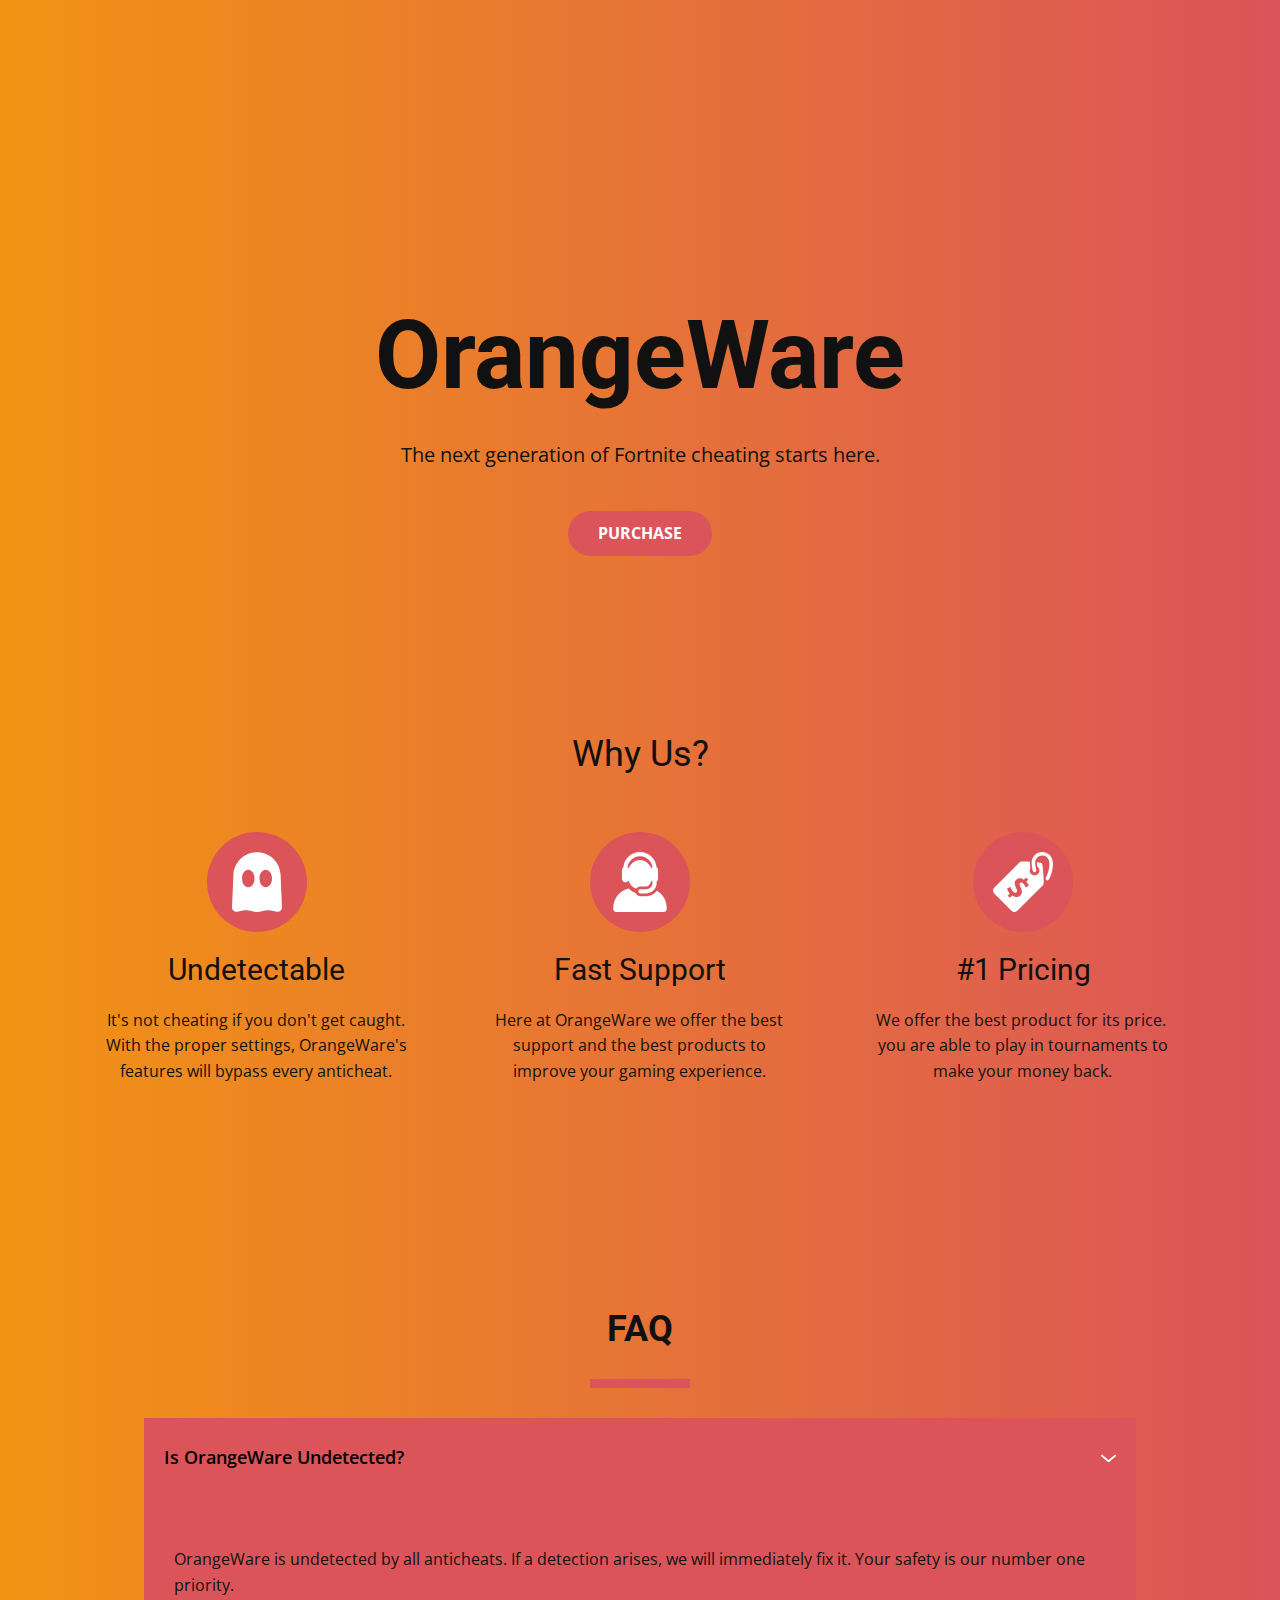
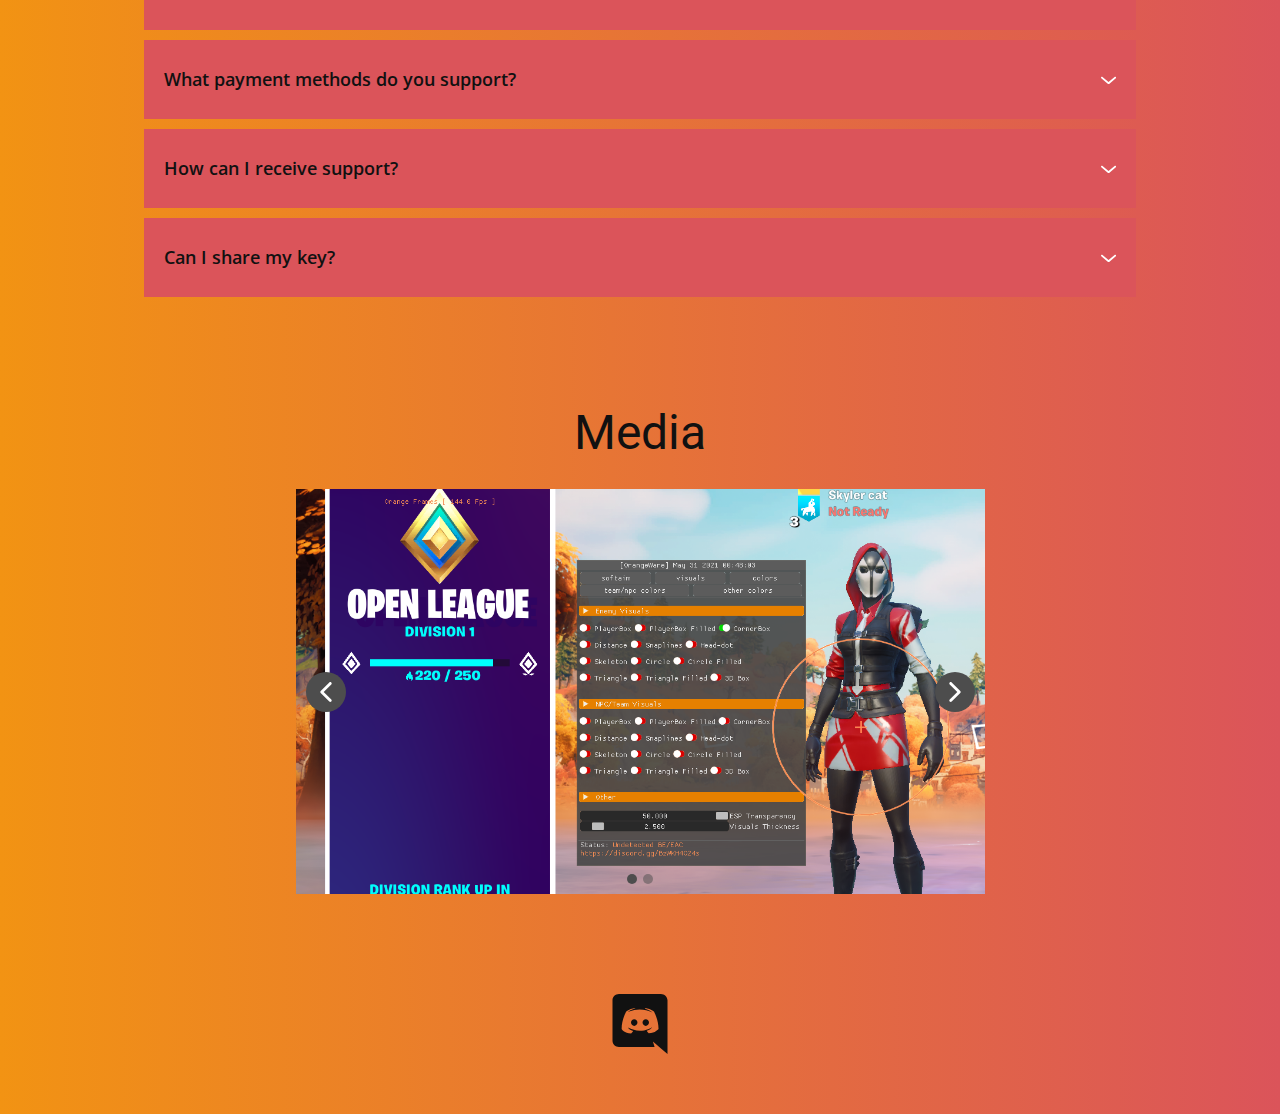
<file: index.html>
<!DOCTYPE html>
<html style="font-size: 16px;">
  <head>
    <meta name="viewport" content="width=device-width, initial-scale=1.0">
    <meta charset="utf-8">
    <meta name="keywords" content="OrangeWare, Why Us?, FAQ, Media">
    <meta name="description" content="">
    <meta name="page_type" content="np-template-header-footer-from-plugin">
    <title>OrangeWare</title>
    <link rel="icon" type="image/png" href="images/favicon.ico">
    <link rel="stylesheet" href="nicepage.css" media="screen">
    <link rel="stylesheet" href="Home.css" media="screen">
    <script class="u-script" type="text/javascript" src="jquery.js" defer=""></script>
    <script class="u-script" type="text/javascript" src="nicepage.js" defer=""></script>
    <meta name="generator" content="Nicepage 3.17.5, nicepage.com">
    <link id="u-theme-google-font" rel="stylesheet" href="https://fonts.googleapis.com/css?family=Roboto:100,100i,300,300i,400,400i,500,500i,700,700i,900,900i|Open+Sans:300,300i,400,400i,600,600i,700,700i,800,800i">
    
    
    <script type="application/ld+json">{
		"@context": "http://schema.org",
		"@type": "Organization",
		"name": ""
}</script>
    <meta property="og:title" content="Home">
    <meta property="og:type" content="website">
    <meta name="theme-color" content="#478ac9">
  </head>
  <body data-home-page="Home.html" data-home-page-title="Home" class="u-body"><header class="u-align-left u-clearfix u-gradient u-header u-header" id="sec-033d"><div class="u-clearfix u-sheet u-sheet-1">
      </div></header>
    <section class="skrollable skrollable-between u-align-center u-clearfix u-gradient u-section-1" id="sec-ffd2">
      <h1 class="u-text u-title u-text-1"><b>OrangeWare</b>
      </h1>
      <p class="u-large-text u-text u-text-variant u-text-2">The next generation of Fortnite cheating starts here.</p>
      <a href="https://sellix.io/OrangeWareCC" class="u-border-0 u-btn u-btn-round u-button-style u-palette-2-base u-radius-50 u-btn-1" target="_blank">PURCHASE</a>
    </section>
    <section class="u-align-center u-clearfix u-gradient u-section-2" id="sec-047d">
      <div class="u-clearfix u-sheet u-sheet-1">
        <h2 class="u-text u-text-1">Why Us?</h2>
        <div class="u-expanded-width u-list u-list-1">
          <div class="u-repeater u-repeater-1">
            <div class="u-container-style u-list-item u-repeater-item">
              <div class="u-container-layout u-similar-container u-valign-top u-container-layout-1"><span class="u-icon u-icon-circle u-palette-2-base u-spacing-20 u-text-white u-icon-1"><svg class="u-svg-link" preserveAspectRatio="xMidYMin slice" viewBox="0 0 24 24" style=""><use xmlns:xlink="http://www.w3.org/1999/xlink" xlink:href="#svg-8ef8"></use></svg><svg class="u-svg-content" viewBox="0 0 24 24" id="svg-8ef8"><g><g><path d="m21.43 9.08c-.22-5.07-4.36-9.03-9.43-9.03s-9.21 3.96-9.43 9.03l-.56 13.04c-.02.53.2 1.04.6 1.38.41.35.94.49 1.46.39l2.86-.58c.44-.08.88-.08 1.31.02l2.75.61c.33.07.67.11 1.01.11s.68-.04 1.01-.11l2.75-.61c.43-.1.87-.1 1.31-.02l2.85.58c.53.1 1.06-.04 1.47-.39.4-.34.62-.85.6-1.38zm-12.93 4.97c-1.4 0-2.5-1.54-2.5-3.5s1.1-3.5 2.5-3.5 2.5 1.54 2.5 3.5-1.1 3.5-2.5 3.5zm7 0c-1.4 0-2.5-1.54-2.5-3.5s1.1-3.5 2.5-3.5 2.5 1.54 2.5 3.5-1.1 3.5-2.5 3.5z"></path>
</g>
</g></svg>
            
            
          </span>
                <h3 class="u-align-center u-text u-text-2">Undetectable</h3>
                <p class="u-align-center u-text u-text-3">It's not cheating if you don't get caught. With the proper settings, OrangeWare's features will bypass&nbsp;every anticheat.</p>
              </div>
            </div>
            <div class="u-align-center u-container-style u-list-item u-repeater-item">
              <div class="u-container-layout u-similar-container u-valign-top u-container-layout-2"><span class="u-icon u-icon-circle u-palette-2-base u-spacing-20 u-text-white u-icon-2"><svg class="u-svg-link" preserveAspectRatio="xMidYMin slice" viewBox="0 0 459.668 459.668" style=""><use xmlns:xlink="http://www.w3.org/1999/xlink" xlink:href="#svg-d2be"></use></svg><svg class="u-svg-content" viewBox="0 0 459.668 459.668" x="0px" y="0px" id="svg-d2be" style="enable-background:new 0 0 459.668 459.668;"><g id="XMLID_2_"><g><g><path d="M359.574,297.043c-18.204,25.002-47.692,41.286-80.916,41.286h-46.618c-16.104,0-29.818-10.224-35.011-24.534     c-6.41-1.912-12.696-4.394-18.83-7.442c-12.99-6.454-24.785-15.198-35.168-26.03c-67.35,14.796-117.757,74.808-117.757,146.603     v9.384c0,12.9,10.458,23.358,23.358,23.358h362.403c12.9,0,23.358-10.458,23.358-23.358v-9.384     C434.392,371.464,404.309,323.032,359.574,297.043z"></path><path d="M118.205,232.178c10.039,0,18.777-5.564,23.304-13.775c0.119,0.325,0.24,0.648,0.362,0.971     c0.036,0.097,0.072,0.194,0.108,0.291c10.62,27.954,31.284,51.388,58.532,61.627c6.59-10.471,18.243-17.435,31.53-17.435h46.618     c4.65,0,8.978-1.312,12.772-3.433c6.372-3.563,12.102-12.602,15.061-17.393c4.735-7.667,8.404-15.788,11.657-24.642     c1.828,3.32,4.342,6.208,7.354,8.471v11.431c0,25.83-21.014,46.845-46.845,46.845H232.04c-8.813,0-15.958,7.145-15.958,15.958     c0,8.814,7.145,15.958,15.958,15.958h46.618c43.429,0,78.761-35.332,78.761-78.761V226.86     c6.46-4.853,10.639-12.577,10.639-21.278v-48.119v-18.452c0-8.88-4.355-16.737-11.042-21.568C351.83,51.816,296.77,0,229.833,0     C162.895,0,107.836,51.816,102.65,117.442c-6.687,4.831-11.042,12.689-11.042,21.568v66.57     C91.608,220.311,103.575,232.178,118.205,232.178z M229.833,31.917c49.552,0,90.423,37.868,95.2,86.185     c-3.136,2.467-5.705,5.62-7.475,9.238c-15.058-39.286-48.672-66.638-87.726-66.638c-39.896,0-72.971,28.292-87.667,66.481     c-0.02,0.052-0.039,0.105-0.059,0.158c-1.77-3.618-4.339-6.771-7.475-9.238C139.411,69.785,180.281,31.917,229.833,31.917z"></path>
</g>
</g>
</g></svg>
            
            
          </span>
                <h3 class="u-align-center u-text u-text-4">Fast Support<br>
                </h3>
                <p class="u-align-center u-text u-text-5">Here at OrangeWare we offer the best support and the best products to improve your gaming experience.</p>
              </div>
            </div>
            <div class="u-align-center u-container-style u-list-item u-repeater-item">
              <div class="u-container-layout u-similar-container u-valign-top u-container-layout-3"><span class="u-icon u-icon-circle u-palette-2-base u-spacing-20 u-text-white u-icon-3"><svg class="u-svg-link" preserveAspectRatio="xMidYMin slice" viewBox="0 0 25.848 25.848" style=""><use xmlns:xlink="http://www.w3.org/1999/xlink" xlink:href="#svg-c648"></use></svg><svg class="u-svg-content" viewBox="0 0 25.848 25.848" x="0px" y="0px" id="svg-c648" style="enable-background:new 0 0 25.848 25.848;"><g><path style="fill:currentColor;" d="M25.839,4.958c0,3.927-1.712,6.78-1.784,6.899c-0.145,0.237-0.396,0.367-0.655,0.367   c-0.136,0-0.273-0.036-0.397-0.111c-0.362-0.22-0.478-0.691-0.259-1.053c0.016-0.026,1.561-2.623,1.561-6.102   c0-1.984-1.29-3.424-3.068-3.424c-1.692,0-3.068,1.376-3.068,3.069c0,0.721,0.349,2.553,0.483,3.198   c0.087,0.415-0.18,0.821-0.595,0.908c-0.415,0.085-0.821-0.18-0.907-0.594c-0.053-0.253-0.517-2.502-0.517-3.512   C16.633,2.065,18.698,0,21.237,0C23.86,0,25.839,2.131,25.839,4.958z M21.367,6.165c0.305,2.549,0.747,7.516,0.239,8.022   L10.46,25.334c-0.685,0.686-1.798,0.686-2.484-0.001l-7.453-7.452c-0.686-0.685-0.686-1.798,0-2.484L11.67,4.251   c0.177-0.177,2.105-0.185,4.273-0.072C15.931,4.322,15.9,4.457,15.9,4.603c0,0.556,0.123,1.418,0.252,2.176   c-0.227,0.337-0.36,0.742-0.36,1.179c0,1.164,0.944,2.108,2.108,2.108s2.108-0.944,2.108-2.108c0-0.717-0.359-1.349-0.906-1.729   C18.99,5.562,18.9,4.918,18.9,4.603c0-0.068,0.014-0.131,0.02-0.198c0.267,0.028,0.53,0.057,0.779,0.088   C21.172,4.674,21.187,4.671,21.367,6.165z M15.426,14.507c-0.173-0.481-0.461-1.058-1.086-1.722l0.846-0.847l-0.942-0.941   l-0.913,0.914c-1.222-0.837-2.482-0.769-3.337,0.086c-0.932,0.932-0.712,2.115-0.028,3.49c0.47,0.952,0.556,1.5,0.191,1.865   c-0.375,0.375-0.98,0.212-1.529-0.336c-0.624-0.624-0.99-1.395-1.172-2.02l-1.414,0.838c0.164,0.566,0.606,1.373,1.23,2.037   L6.35,18.794l0.941,0.942l0.991-0.99c1.307,0.922,2.625,0.798,3.48-0.057c0.875-0.877,0.952-1.857,0.202-3.414   c-0.52-1.116-0.645-1.664-0.337-1.971c0.27-0.27,0.75-0.347,1.375,0.278c0.693,0.693,0.923,1.366,1.048,1.722L15.426,14.507z"></path>
</g></svg>
            
            
          </span>
                <h3 class="u-align-center u-text u-text-6">#1 Pricing</h3>
                <p class="u-align-center u-text u-text-7">We offer the best product for its price.&nbsp; you are able to play in tournaments to make your money back.</p>
              </div>
            </div>
          </div>
        </div>
      </div>
    </section>
    <section class="u-align-center u-clearfix u-gradient u-section-3" id="carousel_20dd">
      <div class="u-clearfix u-sheet u-valign-middle u-sheet-1">
        <h2 class="u-text u-text-1">FAQ</h2>
        <div class="u-border-9 u-border-palette-2-base u-line u-line-horizontal u-line-1"></div>
        <div class="u-accordion u-faq u-spacing-10 u-accordion-1">
          <div class="u-accordion-item">
            <a class="active u-accordion-link u-active-palette-2-base u-button-style u-hover-palette-2-light-1 u-palette-2-base u-text-active-black u-text-body-color u-text-hover-black u-accordion-link-1" id="link-accordion-ae6a" aria-controls="accordion-ae6a" aria-selected="true">
              <span class="u-accordion-link-text">Is OrangeWare Undetected?</span><span class="u-accordion-link-icon u-icon u-icon-circle u-text-palette-1-base u-icon-1"><svg class="u-svg-link" preserveAspectRatio="xMidYMin slice" viewBox="0 0 16 16" style=""><use xmlns:xlink="http://www.w3.org/1999/xlink" xlink:href="#svg-bf29"></use></svg><svg class="u-svg-content" viewBox="0 0 16 16" x="0px" y="0px" id="svg-bf29" style=""><path d="M8,10.7L1.6,5.3c-0.4-0.4-1-0.4-1.3,0c-0.4,0.4-0.4,0.9,0,1.3l7.2,6.1c0.1,0.1,0.4,0.2,0.6,0.2s0.4-0.1,0.6-0.2l7.1-6
	c0.4-0.4,0.4-0.9,0-1.3c-0.4-0.4-1-0.4-1.3,0L8,10.7z"></path></svg></span>
            </a>
            <div class="u-accordion-active u-accordion-pane u-container-style u-palette-2-base u-accordion-pane-1" id="accordion-ae6a" aria-labelledby="link-accordion-ae6a">
              <div class="u-container-layout u-container-layout-1">
                <div class="fr-view u-align-left u-clearfix u-rich-text u-text u-text-2">
                  <p>
                    <span class="u-text-body-color">OrangeWare is undetected by all anticheats. If a detection arises, we will immediately fix it. Your safety is our number one priority.</span>
                  </p>
                </div>
              </div>
            </div>
          </div>
          <div class="u-accordion-item">
            <a class="u-accordion-link u-active-palette-2-base u-button-style u-hover-palette-2-light-1 u-palette-2-base u-text-active-black u-text-body-color u-text-hover-black u-accordion-link-2" id="link-accordion-8339" aria-controls="accordion-8339" aria-selected="false">
              <span class="u-accordion-link-text">What payment methods do you support?<br>
              </span><span class="u-accordion-link-icon u-icon u-icon-circle u-text-palette-1-base u-icon-2"><svg class="u-svg-link" preserveAspectRatio="xMidYMin slice" viewBox="0 0 16 16" style=""><use xmlns:xlink="http://www.w3.org/1999/xlink" xlink:href="#svg-aba5"></use></svg><svg class="u-svg-content" viewBox="0 0 16 16" x="0px" y="0px" id="svg-aba5" style=""><path d="M8,10.7L1.6,5.3c-0.4-0.4-1-0.4-1.3,0c-0.4,0.4-0.4,0.9,0,1.3l7.2,6.1c0.1,0.1,0.4,0.2,0.6,0.2s0.4-0.1,0.6-0.2l7.1-6
	c0.4-0.4,0.4-0.9,0-1.3c-0.4-0.4-1-0.4-1.3,0L8,10.7z"></path></svg></span>
            </a>
            <div class="u-accordion-pane u-container-style u-palette-2-base u-accordion-pane-2" id="accordion-8339" aria-labelledby="link-accordion-8339">
              <div class="u-container-layout u-container-layout-2">
                <div class="fr-view u-clearfix u-rich-text u-text u-text-3">
                  <p>
                    <span class="u-text-body-color">Our payment system is powered by Sellix allowing you to use Bitcoin, PayPal, Cashapp and credit/debit card.</span>
                  </p>
                </div>
              </div>
            </div>
          </div>
          <div class="u-accordion-item">
            <a class="u-accordion-link u-active-palette-2-base u-button-style u-hover-palette-2-light-1 u-palette-2-base u-text-active-black u-text-body-color u-text-hover-black u-accordion-link-3" id="link-accordion-1c17" aria-controls="accordion-1c17" aria-selected="false">
              <span class="u-accordion-link-text">How can I receive support?<br>
              </span><span class="u-accordion-link-icon u-icon u-icon-circle u-text-palette-1-base u-icon-3"><svg class="u-svg-link" preserveAspectRatio="xMidYMin slice" viewBox="0 0 16 16" style=""><use xmlns:xlink="http://www.w3.org/1999/xlink" xlink:href="#svg-5bcf"></use></svg><svg class="u-svg-content" viewBox="0 0 16 16" x="0px" y="0px" id="svg-5bcf" style=""><path d="M8,10.7L1.6,5.3c-0.4-0.4-1-0.4-1.3,0c-0.4,0.4-0.4,0.9,0,1.3l7.2,6.1c0.1,0.1,0.4,0.2,0.6,0.2s0.4-0.1,0.6-0.2l7.1-6
	c0.4-0.4,0.4-0.9,0-1.3c-0.4-0.4-1-0.4-1.3,0L8,10.7z"></path></svg></span>
            </a>
            <div class="u-accordion-pane u-container-style u-palette-2-base u-accordion-pane-3" id="accordion-1c17" aria-labelledby="link-accordion-1c17">
              <div class="u-container-layout u-container-layout-3">
                <div class="fr-view u-clearfix u-rich-text u-text u-text-4">
                  <p>
                    <span class="u-text-body-color">Join our Discord, our support team is ready to assist you and answer any of your questions.&nbsp;</span>
                  </p>
                </div>
              </div>
            </div>
          </div>
          <div class="u-accordion-item u-expanded-width">
            <a class="u-accordion-link u-active-palette-2-base u-button-style u-hover-palette-2-light-1 u-palette-2-base u-text-active-black u-text-body-color u-text-hover-black u-accordion-link-4" id="link-accordion-ae6a" aria-controls="accordion-ae6a" aria-selected="false">
              <span class="u-accordion-link-text">Can I share my key?</span><span class="u-accordion-link-icon u-icon u-icon-circle u-text-palette-1-base u-icon-4"><svg class="u-svg-link" preserveAspectRatio="xMidYMin slice" viewBox="0 0 16 16" style=""><use xmlns:xlink="http://www.w3.org/1999/xlink" xlink:href="#svg-6b20"></use></svg><svg class="u-svg-content" viewBox="0 0 16 16" x="0px" y="0px" id="svg-6b20" style=""><path d="M8,10.7L1.6,5.3c-0.4-0.4-1-0.4-1.3,0c-0.4,0.4-0.4,0.9,0,1.3l7.2,6.1c0.1,0.1,0.4,0.2,0.6,0.2s0.4-0.1,0.6-0.2l7.1-6
	c0.4-0.4,0.4-0.9,0-1.3c-0.4-0.4-1-0.4-1.3,0L8,10.7z"></path></svg></span>
            </a>
            <div class="u-accordion-pane u-container-style u-palette-2-base u-accordion-pane-4" id="accordion-ae6a" aria-labelledby="link-accordion-ae6a">
              <div class="u-container-layout u-container-layout-4">
                <div class="fr-view u-clearfix u-rich-text u-text">
                  <p>
                    <span class="u-text-body-color">No. You are not allowed to share your key with anyone else, any attempts in doing so will result in your key being terminated.</span>
                  </p>
                </div>
              </div>
            </div>
          </div>
        </div>
      </div>
    </section>
    <section class="u-align-center u-clearfix u-gradient u-section-4" id="sec-ef8d">
      <div class="u-clearfix u-sheet u-sheet-1">
        <h1 class="u-text u-text-default u-text-1">Media</h1>
        <div class="u-carousel u-gallery u-layout-carousel u-lightbox u-no-transition u-show-text-none u-gallery-1" data-interval="5000" data-u-ride="carousel" id="carousel-c442">
          <ol class="u-absolute-hcenter u-carousel-indicators u-carousel-indicators-1">
            <li data-u-target="#carousel-c442" data-u-slide-to="0" class="u-active u-grey-70 u-shape-circle" style="width: 10px; height: 10px;"></li>
            <li data-u-target="#carousel-c442" data-u-slide-to="1" class="u-grey-70 u-shape-circle" style="width: 10px; height: 10px;"></li>
          </ol>
          <div class="u-carousel-inner u-gallery-inner" role="listbox">
            <div class="u-active u-carousel-item u-gallery-item">
              <div class="u-back-slide" data-image-width="1171" data-image-height="961">
                <img class="u-back-image u-expanded" src="images/image0.png">
              </div>
              <div class="u-over-slide u-over-slide-1">
                <h3 class="u-gallery-heading">Sample Title</h3>
                <p class="u-gallery-text">Sample Text</p>
              </div>
            </div>
            <div class="u-carousel-item u-gallery-item">
              <div class="u-back-slide" data-image-width="1344" data-image-height="872">
                <img class="u-back-image u-expanded" src="images/unknown.png">
              </div>
              <div class="u-over-slide u-over-slide-2">
                <h3 class="u-gallery-heading">Sample Title</h3>
                <p class="u-gallery-text">Sample Text</p>
              </div>
            </div>
          </div>
          <a class="u-absolute-vcenter u-carousel-control u-carousel-control-prev u-grey-70 u-icon-circle u-opacity u-opacity-70 u-spacing-10 u-text-white u-carousel-control-1" href="#carousel-c442" role="button" data-u-slide="prev">
            <span aria-hidden="true">
              <svg viewBox="0 0 451.847 451.847"><path d="M97.141,225.92c0-8.095,3.091-16.192,9.259-22.366L300.689,9.27c12.359-12.359,32.397-12.359,44.751,0
c12.354,12.354,12.354,32.388,0,44.748L173.525,225.92l171.903,171.909c12.354,12.354,12.354,32.391,0,44.744
c-12.354,12.365-32.386,12.365-44.745,0l-194.29-194.281C100.226,242.115,97.141,234.018,97.141,225.92z"></path></svg>
            </span>
            <span class="sr-only">
              <svg viewBox="0 0 451.847 451.847"><path d="M97.141,225.92c0-8.095,3.091-16.192,9.259-22.366L300.689,9.27c12.359-12.359,32.397-12.359,44.751,0
c12.354,12.354,12.354,32.388,0,44.748L173.525,225.92l171.903,171.909c12.354,12.354,12.354,32.391,0,44.744
c-12.354,12.365-32.386,12.365-44.745,0l-194.29-194.281C100.226,242.115,97.141,234.018,97.141,225.92z"></path></svg>
            </span>
          </a>
          <a class="u-absolute-vcenter u-carousel-control u-carousel-control-next u-grey-70 u-icon-circle u-opacity u-opacity-70 u-spacing-10 u-text-white u-carousel-control-2" href="#carousel-c442" role="button" data-u-slide="next">
            <span aria-hidden="true">
              <svg viewBox="0 0 451.846 451.847"><path d="M345.441,248.292L151.154,442.573c-12.359,12.365-32.397,12.365-44.75,0c-12.354-12.354-12.354-32.391,0-44.744
L278.318,225.92L106.409,54.017c-12.354-12.359-12.354-32.394,0-44.748c12.354-12.359,32.391-12.359,44.75,0l194.287,194.284
c6.177,6.18,9.262,14.271,9.262,22.366C354.708,234.018,351.617,242.115,345.441,248.292z"></path></svg>
            </span>
            <span class="sr-only">
              <svg viewBox="0 0 451.846 451.847"><path d="M345.441,248.292L151.154,442.573c-12.359,12.365-32.397,12.365-44.75,0c-12.354-12.354-12.354-32.391,0-44.744
L278.318,225.92L106.409,54.017c-12.354-12.359-12.354-32.394,0-44.748c12.354-12.359,32.391-12.359,44.75,0l194.287,194.284
c6.177,6.18,9.262,14.271,9.262,22.366C354.708,234.018,351.617,242.115,345.441,248.292z"></path></svg>
            </span>
          </a>
        </div>
      </div>
    </section>
    <section class="u-clearfix u-gradient u-section-5" id="sec-f75f">
      <div class="u-clearfix u-sheet u-valign-middle u-sheet-1">
        <div class="u-align-left u-social-icons u-spacing-20 u-social-icons-1">
          <a class="u-social-url" target="_blank" title="Discord Invite" href="https://discord.gg/pQF32PtFxj"><span class="u-icon u-icon-circle u-social-custom u-social-icon u-icon-1"><svg class="u-svg-link" preserveAspectRatio="xMidYMin slice" viewBox="0 0 24 24" style=""><use xmlns:xlink="http://www.w3.org/1999/xlink" xlink:href="#svg-2f0a"></use></svg><svg class="u-svg-content" viewBox="0 0 24 24" id="svg-2f0a"><path d="m3.58 21.196h14.259l-.681-2.205 1.629 1.398 1.493 1.338 2.72 2.273v-21.525c-.068-1.338-1.22-2.475-2.648-2.475l-16.767.003c-1.427 0-2.585 1.139-2.585 2.477v16.24c0 1.411 1.156 2.476 2.58 2.476zm10.548-15.513-.033.012.012-.012zm-7.631 1.269c1.833-1.334 3.532-1.27 3.532-1.27l.137.135c-2.243.535-3.26 1.537-3.26 1.537s.272-.133.747-.336c3.021-1.188 6.32-1.102 9.374.402 0 0-1.019-.937-3.124-1.537l.186-.183c.291.001 1.831.055 3.479 1.26 0 0 1.844 3.15 1.844 7.02-.061-.074-1.144 1.666-3.931 1.726 0 0-.472-.534-.808-1 1.63-.468 2.24-1.404 2.24-1.404-.535.337-1.023.537-1.419.737-.609.268-1.219.4-1.828.535-2.884.468-4.503-.315-6.033-.936l-.523-.266s.609.936 2.174 1.404c-.411.469-.818 1.002-.818 1.002-2.786-.066-3.802-1.806-3.802-1.806 0-3.876 1.833-7.02 1.833-7.02z"></path><path d="m14.308 12.771c.711 0 1.29-.6 1.29-1.34 0-.735-.576-1.335-1.29-1.335v.003c-.708 0-1.288.598-1.29 1.338 0 .734.579 1.334 1.29 1.334z"></path><path d="m9.69 12.771c.711 0 1.29-.6 1.29-1.34 0-.735-.575-1.335-1.286-1.335l-.004.003c-.711 0-1.29.598-1.29 1.338 0 .734.579 1.334 1.29 1.334z"></path></svg></span>
          </a>
        </div>
      </div>
    </section>
    
    

    
    </section>
  </body>
</html>
</file>
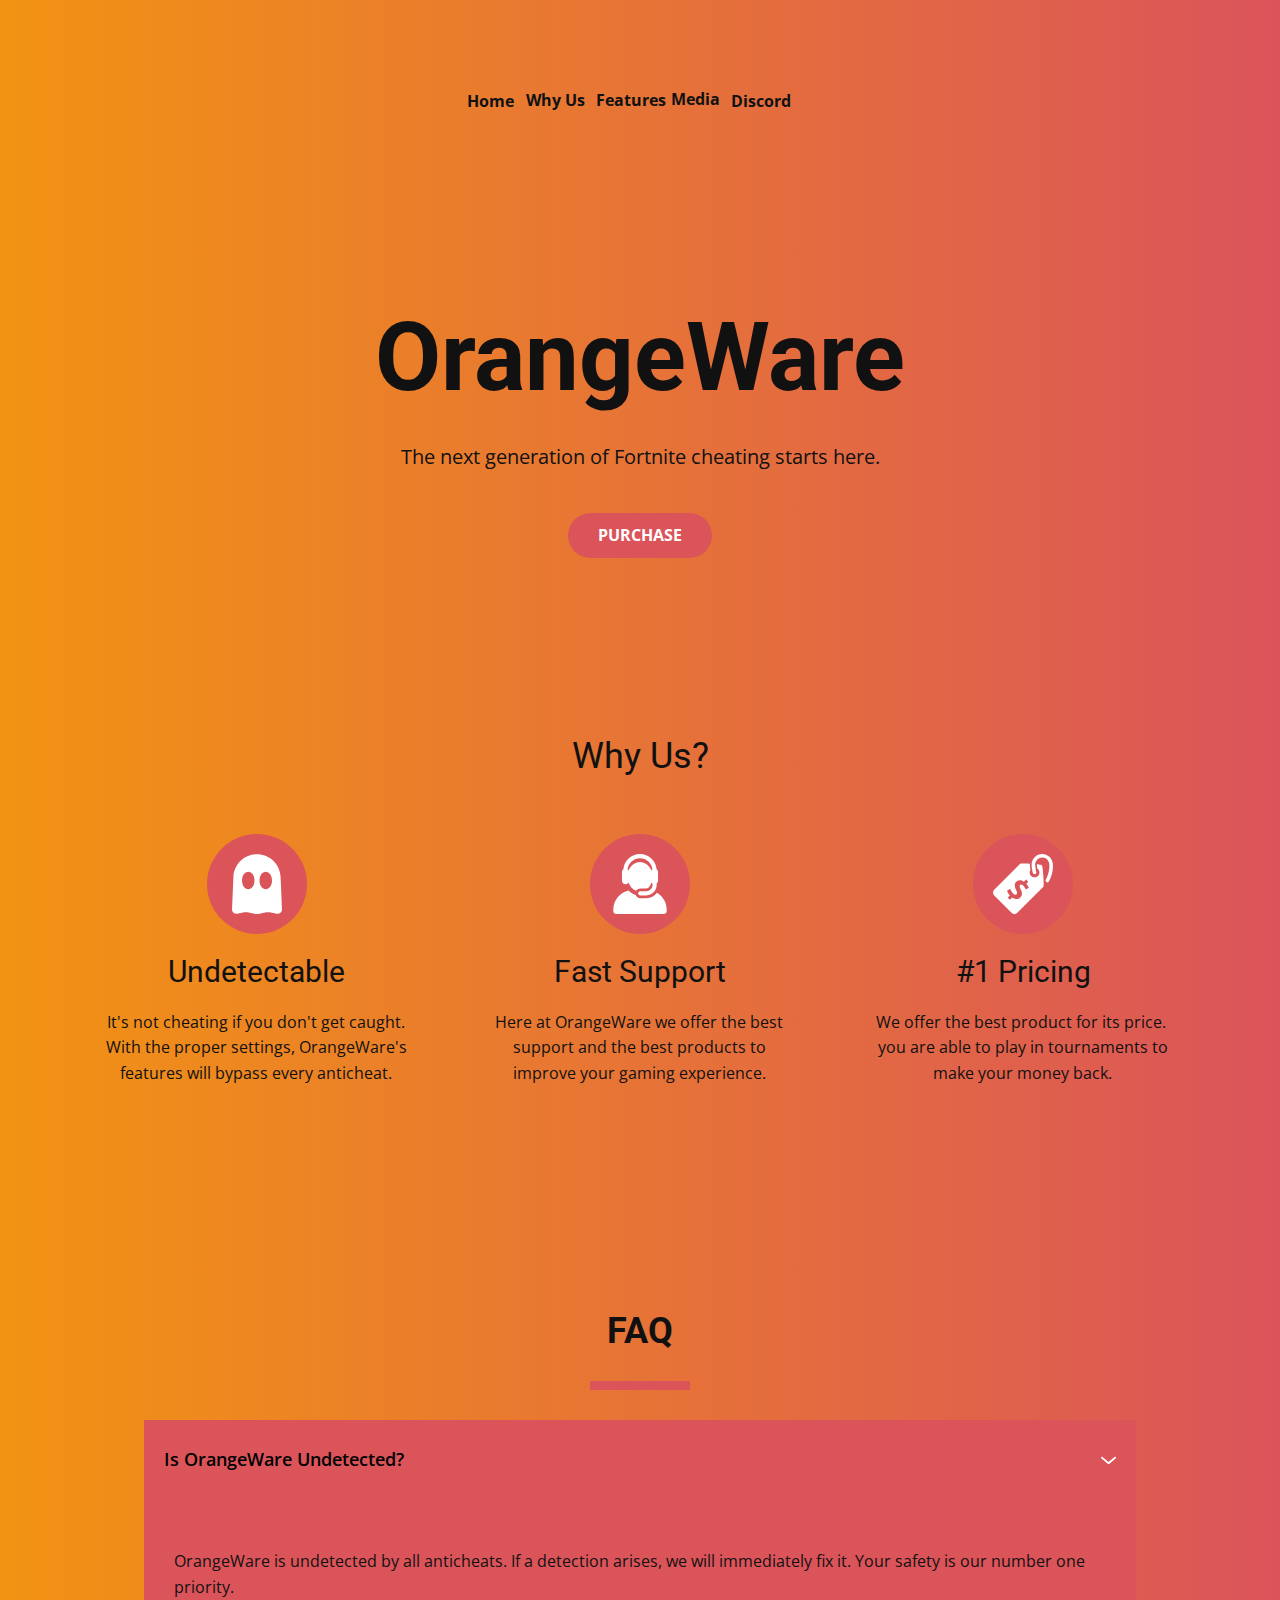
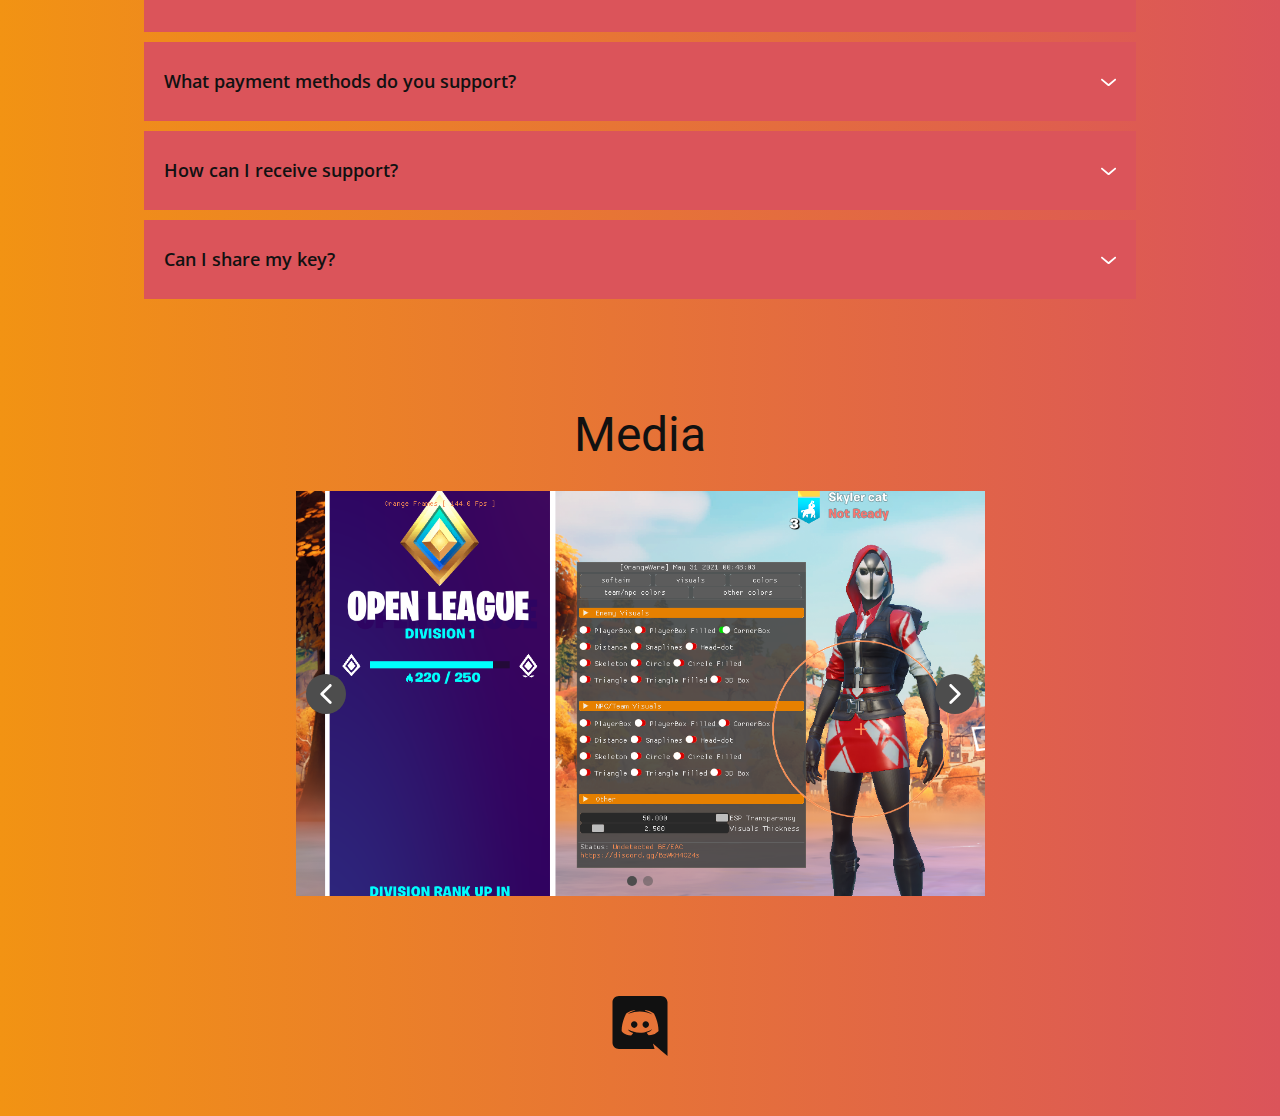
<file: Home.html>
<!DOCTYPE html>
<html style="font-size: 16px;">
  <head>
    <meta name="viewport" content="width=device-width, initial-scale=1.0">
    <meta charset="utf-8">
    <meta name="keywords" content="OrangeWare, Why Us?, FAQ, Media">
    <meta name="description" content="">
    <meta name="page_type" content="np-template-header-footer-from-plugin">
    <title>Home</title>
    <link rel="stylesheet" href="nicepage.css" media="screen">
<link rel="stylesheet" href="Home.css" media="screen">
    <script class="u-script" type="text/javascript" src="jquery.js" defer=""></script>
    <script class="u-script" type="text/javascript" src="nicepage.js" defer=""></script>
    <meta name="generator" content="">
    <link id="u-theme-google-font" rel="stylesheet" href="https://fonts.googleapis.com/css?family=Roboto:100,100i,300,300i,400,400i,500,500i,700,700i,900,900i|Open+Sans:300,300i,400,400i,600,600i,700,700i,800,800i">
    
    
    
    
    
    
    <script type="application/ld+json">{
		"@context": "http://schema.org",
		"@type": "Organization",
		"name": ""
}</script>
    <meta property="og:title" content="Home">
    <meta property="og:type" content="website">
    <meta name="theme-color" content="#478ac9">
  </head>
  <body class="u-body"><header class="u-align-left u-clearfix u-gradient u-header u-header" id="sec-033d"><div class="u-clearfix u-sheet u-sheet-1">
        <a href="Media.html" data-page-id="76992645" class="u-btn u-button-style u-none u-text-hover-palette-2-base u-btn-1">Media</a>
        <a href="Features.html" data-page-id="177347162" class="u-btn u-button-style u-none u-text-hover-palette-2-base u-btn-2">Features</a>
        <a href="Why-Us.html" data-page-id="959522368" class="u-btn u-button-style u-none u-text-hover-palette-2-base u-btn-3">Why Us</a>
        <a href="Home.html" data-page-id="2129010133" class="u-btn u-button-style u-none u-text-hover-palette-2-base u-btn-4">Home</a>
        <a href="https://discord.gg/JjJSvpByrn" class="u-btn u-button-style u-none u-text-hover-palette-2-base u-btn-5">Discord</a>
      </div></header>
    <section class="skrollable skrollable-between u-align-center u-clearfix u-gradient u-section-1" id="sec-ffd2">
      <h1 class="u-text u-title u-text-1"><b>OrangeWare</b>
      </h1>
      <p class="u-large-text u-text u-text-variant u-text-2">The next generation of Fortnite cheating starts here.</p>
      <a href="https://shoppy.gg/@OrangeKid" class="u-border-0 u-btn u-btn-round u-button-style u-palette-2-base u-radius-50 u-btn-1" target="_blank">PURCHASE</a>
    </section>
    <section class="u-align-center u-clearfix u-gradient u-section-2" id="sec-047d">
      <div class="u-clearfix u-sheet u-sheet-1">
        <h2 class="u-text u-text-1">Why Us?</h2>
        <div class="u-expanded-width u-list u-list-1">
          <div class="u-repeater u-repeater-1">
            <div class="u-container-style u-list-item u-repeater-item">
              <div class="u-container-layout u-similar-container u-valign-top u-container-layout-1"><span class="u-icon u-icon-circle u-palette-2-base u-spacing-20 u-text-white u-icon-1"><svg class="u-svg-link" preserveAspectRatio="xMidYMin slice" viewBox="0 0 24 24" style=""><use xmlns:xlink="http://www.w3.org/1999/xlink" xlink:href="#svg-8ef8"></use></svg><svg class="u-svg-content" viewBox="0 0 24 24" id="svg-8ef8"><g><g><path d="m21.43 9.08c-.22-5.07-4.36-9.03-9.43-9.03s-9.21 3.96-9.43 9.03l-.56 13.04c-.02.53.2 1.04.6 1.38.41.35.94.49 1.46.39l2.86-.58c.44-.08.88-.08 1.31.02l2.75.61c.33.07.67.11 1.01.11s.68-.04 1.01-.11l2.75-.61c.43-.1.87-.1 1.31-.02l2.85.58c.53.1 1.06-.04 1.47-.39.4-.34.62-.85.6-1.38zm-12.93 4.97c-1.4 0-2.5-1.54-2.5-3.5s1.1-3.5 2.5-3.5 2.5 1.54 2.5 3.5-1.1 3.5-2.5 3.5zm7 0c-1.4 0-2.5-1.54-2.5-3.5s1.1-3.5 2.5-3.5 2.5 1.54 2.5 3.5-1.1 3.5-2.5 3.5z"></path>
</g>
</g></svg>
            
            
          </span>
                <h3 class="u-align-center u-text u-text-2">Undetectable</h3>
                <p class="u-align-center u-text u-text-3">It's not cheating if you don't get caught. With the proper settings, OrangeWare's features will bypass&nbsp;every anticheat.</p>
              </div>
            </div>
            <div class="u-align-center u-container-style u-list-item u-repeater-item">
              <div class="u-container-layout u-similar-container u-valign-top u-container-layout-2"><span class="u-icon u-icon-circle u-palette-2-base u-spacing-20 u-text-white u-icon-2"><svg class="u-svg-link" preserveAspectRatio="xMidYMin slice" viewBox="0 0 459.668 459.668" style=""><use xmlns:xlink="http://www.w3.org/1999/xlink" xlink:href="#svg-d2be"></use></svg><svg class="u-svg-content" viewBox="0 0 459.668 459.668" x="0px" y="0px" id="svg-d2be" style="enable-background:new 0 0 459.668 459.668;"><g id="XMLID_2_"><g><g><path d="M359.574,297.043c-18.204,25.002-47.692,41.286-80.916,41.286h-46.618c-16.104,0-29.818-10.224-35.011-24.534     c-6.41-1.912-12.696-4.394-18.83-7.442c-12.99-6.454-24.785-15.198-35.168-26.03c-67.35,14.796-117.757,74.808-117.757,146.603     v9.384c0,12.9,10.458,23.358,23.358,23.358h362.403c12.9,0,23.358-10.458,23.358-23.358v-9.384     C434.392,371.464,404.309,323.032,359.574,297.043z"></path><path d="M118.205,232.178c10.039,0,18.777-5.564,23.304-13.775c0.119,0.325,0.24,0.648,0.362,0.971     c0.036,0.097,0.072,0.194,0.108,0.291c10.62,27.954,31.284,51.388,58.532,61.627c6.59-10.471,18.243-17.435,31.53-17.435h46.618     c4.65,0,8.978-1.312,12.772-3.433c6.372-3.563,12.102-12.602,15.061-17.393c4.735-7.667,8.404-15.788,11.657-24.642     c1.828,3.32,4.342,6.208,7.354,8.471v11.431c0,25.83-21.014,46.845-46.845,46.845H232.04c-8.813,0-15.958,7.145-15.958,15.958     c0,8.814,7.145,15.958,15.958,15.958h46.618c43.429,0,78.761-35.332,78.761-78.761V226.86     c6.46-4.853,10.639-12.577,10.639-21.278v-48.119v-18.452c0-8.88-4.355-16.737-11.042-21.568C351.83,51.816,296.77,0,229.833,0     C162.895,0,107.836,51.816,102.65,117.442c-6.687,4.831-11.042,12.689-11.042,21.568v66.57     C91.608,220.311,103.575,232.178,118.205,232.178z M229.833,31.917c49.552,0,90.423,37.868,95.2,86.185     c-3.136,2.467-5.705,5.62-7.475,9.238c-15.058-39.286-48.672-66.638-87.726-66.638c-39.896,0-72.971,28.292-87.667,66.481     c-0.02,0.052-0.039,0.105-0.059,0.158c-1.77-3.618-4.339-6.771-7.475-9.238C139.411,69.785,180.281,31.917,229.833,31.917z"></path>
</g>
</g>
</g></svg>
            
            
          </span>
                <h3 class="u-align-center u-text u-text-4">Fast Support<br>
                </h3>
                <p class="u-align-center u-text u-text-5">Here at OrangeWare we offer the best support and the best products to improve your gaming experience.</p>
              </div>
            </div>
            <div class="u-align-center u-container-style u-list-item u-repeater-item">
              <div class="u-container-layout u-similar-container u-valign-top u-container-layout-3"><span class="u-icon u-icon-circle u-palette-2-base u-spacing-20 u-text-white u-icon-3"><svg class="u-svg-link" preserveAspectRatio="xMidYMin slice" viewBox="0 0 25.848 25.848" style=""><use xmlns:xlink="http://www.w3.org/1999/xlink" xlink:href="#svg-c648"></use></svg><svg class="u-svg-content" viewBox="0 0 25.848 25.848" x="0px" y="0px" id="svg-c648" style="enable-background:new 0 0 25.848 25.848;"><g><path style="fill:currentColor;" d="M25.839,4.958c0,3.927-1.712,6.78-1.784,6.899c-0.145,0.237-0.396,0.367-0.655,0.367   c-0.136,0-0.273-0.036-0.397-0.111c-0.362-0.22-0.478-0.691-0.259-1.053c0.016-0.026,1.561-2.623,1.561-6.102   c0-1.984-1.29-3.424-3.068-3.424c-1.692,0-3.068,1.376-3.068,3.069c0,0.721,0.349,2.553,0.483,3.198   c0.087,0.415-0.18,0.821-0.595,0.908c-0.415,0.085-0.821-0.18-0.907-0.594c-0.053-0.253-0.517-2.502-0.517-3.512   C16.633,2.065,18.698,0,21.237,0C23.86,0,25.839,2.131,25.839,4.958z M21.367,6.165c0.305,2.549,0.747,7.516,0.239,8.022   L10.46,25.334c-0.685,0.686-1.798,0.686-2.484-0.001l-7.453-7.452c-0.686-0.685-0.686-1.798,0-2.484L11.67,4.251   c0.177-0.177,2.105-0.185,4.273-0.072C15.931,4.322,15.9,4.457,15.9,4.603c0,0.556,0.123,1.418,0.252,2.176   c-0.227,0.337-0.36,0.742-0.36,1.179c0,1.164,0.944,2.108,2.108,2.108s2.108-0.944,2.108-2.108c0-0.717-0.359-1.349-0.906-1.729   C18.99,5.562,18.9,4.918,18.9,4.603c0-0.068,0.014-0.131,0.02-0.198c0.267,0.028,0.53,0.057,0.779,0.088   C21.172,4.674,21.187,4.671,21.367,6.165z M15.426,14.507c-0.173-0.481-0.461-1.058-1.086-1.722l0.846-0.847l-0.942-0.941   l-0.913,0.914c-1.222-0.837-2.482-0.769-3.337,0.086c-0.932,0.932-0.712,2.115-0.028,3.49c0.47,0.952,0.556,1.5,0.191,1.865   c-0.375,0.375-0.98,0.212-1.529-0.336c-0.624-0.624-0.99-1.395-1.172-2.02l-1.414,0.838c0.164,0.566,0.606,1.373,1.23,2.037   L6.35,18.794l0.941,0.942l0.991-0.99c1.307,0.922,2.625,0.798,3.48-0.057c0.875-0.877,0.952-1.857,0.202-3.414   c-0.52-1.116-0.645-1.664-0.337-1.971c0.27-0.27,0.75-0.347,1.375,0.278c0.693,0.693,0.923,1.366,1.048,1.722L15.426,14.507z"></path>
</g></svg>
            
            
          </span>
                <h3 class="u-align-center u-text u-text-6">#1 Pricing</h3>
                <p class="u-align-center u-text u-text-7">We offer the best product for its price.&nbsp; you are able to play in tournaments to make your money back.</p>
              </div>
            </div>
          </div>
        </div>
      </div>
    </section>
    <section class="u-align-center u-clearfix u-gradient u-section-3" id="carousel_20dd">
      <div class="u-clearfix u-sheet u-valign-middle u-sheet-1">
        <h2 class="u-text u-text-1">FAQ</h2>
        <div class="u-border-9 u-border-palette-2-base u-line u-line-horizontal u-line-1"></div>
        <div class="u-accordion u-faq u-spacing-10 u-accordion-1">
          <div class="u-accordion-item">
            <a class="active u-accordion-link u-active-palette-2-base u-button-style u-hover-palette-2-light-1 u-palette-2-base u-text-active-black u-text-body-color u-text-hover-black u-accordion-link-1" id="link-accordion-ae6a" aria-controls="accordion-ae6a" aria-selected="true">
              <span class="u-accordion-link-text">Is OrangeWare Undetected?</span><span class="u-accordion-link-icon u-icon u-icon-circle u-text-palette-1-base u-icon-1"><svg class="u-svg-link" preserveAspectRatio="xMidYMin slice" viewBox="0 0 16 16" style=""><use xmlns:xlink="http://www.w3.org/1999/xlink" xlink:href="#svg-bf29"></use></svg><svg class="u-svg-content" viewBox="0 0 16 16" x="0px" y="0px" id="svg-bf29" style=""><path d="M8,10.7L1.6,5.3c-0.4-0.4-1-0.4-1.3,0c-0.4,0.4-0.4,0.9,0,1.3l7.2,6.1c0.1,0.1,0.4,0.2,0.6,0.2s0.4-0.1,0.6-0.2l7.1-6
	c0.4-0.4,0.4-0.9,0-1.3c-0.4-0.4-1-0.4-1.3,0L8,10.7z"></path></svg></span>
            </a>
            <div class="u-accordion-active u-accordion-pane u-container-style u-palette-2-base u-accordion-pane-1" id="accordion-ae6a" aria-labelledby="link-accordion-ae6a">
              <div class="u-container-layout u-container-layout-1">
                <div class="fr-view u-align-left u-clearfix u-rich-text u-text u-text-2">
                  <p>
                    <span class="u-text-body-color">OrangeWare is undetected by all anticheats. If a detection arises, we will immediately fix it. Your safety is our number one priority.</span>
                  </p>
                </div>
              </div>
            </div>
          </div>
          <div class="u-accordion-item">
            <a class="u-accordion-link u-active-palette-2-base u-button-style u-hover-palette-2-light-1 u-palette-2-base u-text-active-black u-text-body-color u-text-hover-black u-accordion-link-2" id="link-accordion-8339" aria-controls="accordion-8339" aria-selected="false">
              <span class="u-accordion-link-text">What payment methods do you support?<br>
              </span><span class="u-accordion-link-icon u-icon u-icon-circle u-text-palette-1-base u-icon-2"><svg class="u-svg-link" preserveAspectRatio="xMidYMin slice" viewBox="0 0 16 16" style=""><use xmlns:xlink="http://www.w3.org/1999/xlink" xlink:href="#svg-aba5"></use></svg><svg class="u-svg-content" viewBox="0 0 16 16" x="0px" y="0px" id="svg-aba5" style=""><path d="M8,10.7L1.6,5.3c-0.4-0.4-1-0.4-1.3,0c-0.4,0.4-0.4,0.9,0,1.3l7.2,6.1c0.1,0.1,0.4,0.2,0.6,0.2s0.4-0.1,0.6-0.2l7.1-6
	c0.4-0.4,0.4-0.9,0-1.3c-0.4-0.4-1-0.4-1.3,0L8,10.7z"></path></svg></span>
            </a>
            <div class="u-accordion-pane u-container-style u-palette-2-base u-accordion-pane-2" id="accordion-8339" aria-labelledby="link-accordion-8339">
              <div class="u-container-layout u-container-layout-2">
                <div class="fr-view u-clearfix u-rich-text u-text u-text-3">
                  <p>
                    <span class="u-text-body-color">Our payment system is powered by Shoppy allowing you to use Bitcoin, PayPal, Cashapp and credit/debit card.</span>
                  </p>
                </div>
              </div>
            </div>
          </div>
          <div class="u-accordion-item">
            <a class="u-accordion-link u-active-palette-2-base u-button-style u-hover-palette-2-light-1 u-palette-2-base u-text-active-black u-text-body-color u-text-hover-black u-accordion-link-3" id="link-accordion-1c17" aria-controls="accordion-1c17" aria-selected="false">
              <span class="u-accordion-link-text">How can I receive support?<br>
              </span><span class="u-accordion-link-icon u-icon u-icon-circle u-text-palette-1-base u-icon-3"><svg class="u-svg-link" preserveAspectRatio="xMidYMin slice" viewBox="0 0 16 16" style=""><use xmlns:xlink="http://www.w3.org/1999/xlink" xlink:href="#svg-5bcf"></use></svg><svg class="u-svg-content" viewBox="0 0 16 16" x="0px" y="0px" id="svg-5bcf" style=""><path d="M8,10.7L1.6,5.3c-0.4-0.4-1-0.4-1.3,0c-0.4,0.4-0.4,0.9,0,1.3l7.2,6.1c0.1,0.1,0.4,0.2,0.6,0.2s0.4-0.1,0.6-0.2l7.1-6
	c0.4-0.4,0.4-0.9,0-1.3c-0.4-0.4-1-0.4-1.3,0L8,10.7z"></path></svg></span>
            </a>
            <div class="u-accordion-pane u-container-style u-palette-2-base u-accordion-pane-3" id="accordion-1c17" aria-labelledby="link-accordion-1c17">
              <div class="u-container-layout u-container-layout-3">
                <div class="fr-view u-clearfix u-rich-text u-text u-text-4">
                  <p>
                    <span class="u-text-body-color">Join our Discord, our support team is ready to assist you and answer any of your questions.&nbsp;</span>
                  </p>
                </div>
              </div>
            </div>
          </div>
          <div class="u-accordion-item u-expanded-width">
            <a class="u-accordion-link u-active-palette-2-base u-button-style u-hover-palette-2-light-1 u-palette-2-base u-text-active-black u-text-body-color u-text-hover-black u-accordion-link-4" id="link-accordion-ae6a" aria-controls="accordion-ae6a" aria-selected="false">
              <span class="u-accordion-link-text">Can I share my key?</span><span class="u-accordion-link-icon u-icon u-icon-circle u-text-palette-1-base u-icon-4"><svg class="u-svg-link" preserveAspectRatio="xMidYMin slice" viewBox="0 0 16 16" style=""><use xmlns:xlink="http://www.w3.org/1999/xlink" xlink:href="#svg-6b20"></use></svg><svg class="u-svg-content" viewBox="0 0 16 16" x="0px" y="0px" id="svg-6b20" style=""><path d="M8,10.7L1.6,5.3c-0.4-0.4-1-0.4-1.3,0c-0.4,0.4-0.4,0.9,0,1.3l7.2,6.1c0.1,0.1,0.4,0.2,0.6,0.2s0.4-0.1,0.6-0.2l7.1-6
	c0.4-0.4,0.4-0.9,0-1.3c-0.4-0.4-1-0.4-1.3,0L8,10.7z"></path></svg></span>
            </a>
            <div class="u-accordion-pane u-container-style u-palette-2-base u-accordion-pane-4" id="accordion-ae6a" aria-labelledby="link-accordion-ae6a">
              <div class="u-container-layout u-container-layout-4">
                <div class="fr-view u-clearfix u-rich-text u-text">
                  <p>
                    <span class="u-text-body-color">No. You are not allowed to share your key with anyone else, any attempts in doing so will result in your key being terminated.</span>
                  </p>
                </div>
              </div>
            </div>
          </div>
        </div>
      </div>
    </section>
    <section class="u-align-center u-clearfix u-gradient u-section-4" id="sec-ef8d">
      <div class="u-clearfix u-sheet u-sheet-1">
        <h1 class="u-text u-text-default u-text-1">Media</h1>
        <div class="u-carousel u-gallery u-layout-carousel u-lightbox u-no-transition u-show-text-none u-gallery-1" data-interval="5000" data-u-ride="carousel" id="carousel-c442">
          <ol class="u-absolute-hcenter u-carousel-indicators u-carousel-indicators-1">
            <li data-u-target="#carousel-c442" data-u-slide-to="0" class="u-active u-grey-70 u-shape-circle" style="width: 10px; height: 10px;"></li>
            <li data-u-target="#carousel-c442" data-u-slide-to="1" class="u-grey-70 u-shape-circle" style="width: 10px; height: 10px;"></li>
          </ol>
          <div class="u-carousel-inner u-gallery-inner" role="listbox">
            <div class="u-active u-carousel-item u-gallery-item">
              <div class="u-back-slide" data-image-width="1171" data-image-height="961">
                <img class="u-back-image u-expanded" src="images/image0.png">
              </div>
              <div class="u-over-slide u-over-slide-1">
                <h3 class="u-gallery-heading">Sample Title</h3>
                <p class="u-gallery-text">Sample Text</p>
              </div>
            </div>
            <div class="u-carousel-item u-gallery-item">
              <div class="u-back-slide" data-image-width="1344" data-image-height="872">
                <img class="u-back-image u-expanded" src="images/unknown.png">
              </div>
              <div class="u-over-slide u-over-slide-2">
                <h3 class="u-gallery-heading">Sample Title</h3>
                <p class="u-gallery-text">Sample Text</p>
              </div>
            </div>
          </div>
          <a class="u-absolute-vcenter u-carousel-control u-carousel-control-prev u-grey-70 u-icon-circle u-opacity u-opacity-70 u-spacing-10 u-text-white u-carousel-control-1" href="#carousel-c442" role="button" data-u-slide="prev">
            <span aria-hidden="true">
              <svg viewBox="0 0 451.847 451.847"><path d="M97.141,225.92c0-8.095,3.091-16.192,9.259-22.366L300.689,9.27c12.359-12.359,32.397-12.359,44.751,0
c12.354,12.354,12.354,32.388,0,44.748L173.525,225.92l171.903,171.909c12.354,12.354,12.354,32.391,0,44.744
c-12.354,12.365-32.386,12.365-44.745,0l-194.29-194.281C100.226,242.115,97.141,234.018,97.141,225.92z"></path></svg>
            </span>
            <span class="sr-only">
              <svg viewBox="0 0 451.847 451.847"><path d="M97.141,225.92c0-8.095,3.091-16.192,9.259-22.366L300.689,9.27c12.359-12.359,32.397-12.359,44.751,0
c12.354,12.354,12.354,32.388,0,44.748L173.525,225.92l171.903,171.909c12.354,12.354,12.354,32.391,0,44.744
c-12.354,12.365-32.386,12.365-44.745,0l-194.29-194.281C100.226,242.115,97.141,234.018,97.141,225.92z"></path></svg>
            </span>
          </a>
          <a class="u-absolute-vcenter u-carousel-control u-carousel-control-next u-grey-70 u-icon-circle u-opacity u-opacity-70 u-spacing-10 u-text-white u-carousel-control-2" href="#carousel-c442" role="button" data-u-slide="next">
            <span aria-hidden="true">
              <svg viewBox="0 0 451.846 451.847"><path d="M345.441,248.292L151.154,442.573c-12.359,12.365-32.397,12.365-44.75,0c-12.354-12.354-12.354-32.391,0-44.744
L278.318,225.92L106.409,54.017c-12.354-12.359-12.354-32.394,0-44.748c12.354-12.359,32.391-12.359,44.75,0l194.287,194.284
c6.177,6.18,9.262,14.271,9.262,22.366C354.708,234.018,351.617,242.115,345.441,248.292z"></path></svg>
            </span>
            <span class="sr-only">
              <svg viewBox="0 0 451.846 451.847"><path d="M345.441,248.292L151.154,442.573c-12.359,12.365-32.397,12.365-44.75,0c-12.354-12.354-12.354-32.391,0-44.744
L278.318,225.92L106.409,54.017c-12.354-12.359-12.354-32.394,0-44.748c12.354-12.359,32.391-12.359,44.75,0l194.287,194.284
c6.177,6.18,9.262,14.271,9.262,22.366C354.708,234.018,351.617,242.115,345.441,248.292z"></path></svg>
            </span>
          </a>
        </div>
      </div>
    </section>
    <section class="u-clearfix u-gradient u-section-5" id="sec-f75f">
      <div class="u-clearfix u-sheet u-valign-middle u-sheet-1">
        <div class="u-align-left u-social-icons u-spacing-20 u-social-icons-1">
          <a class="u-social-url" target="_blank" title="Discord Invite" href="https://discord.gg/pQF32PtFxj"><span class="u-icon u-icon-circle u-social-custom u-social-icon u-icon-1"><svg class="u-svg-link" preserveAspectRatio="xMidYMin slice" viewBox="0 0 24 24" style=""><use xmlns:xlink="http://www.w3.org/1999/xlink" xlink:href="#svg-2f0a"></use></svg><svg class="u-svg-content" viewBox="0 0 24 24" id="svg-2f0a"><path d="m3.58 21.196h14.259l-.681-2.205 1.629 1.398 1.493 1.338 2.72 2.273v-21.525c-.068-1.338-1.22-2.475-2.648-2.475l-16.767.003c-1.427 0-2.585 1.139-2.585 2.477v16.24c0 1.411 1.156 2.476 2.58 2.476zm10.548-15.513-.033.012.012-.012zm-7.631 1.269c1.833-1.334 3.532-1.27 3.532-1.27l.137.135c-2.243.535-3.26 1.537-3.26 1.537s.272-.133.747-.336c3.021-1.188 6.32-1.102 9.374.402 0 0-1.019-.937-3.124-1.537l.186-.183c.291.001 1.831.055 3.479 1.26 0 0 1.844 3.15 1.844 7.02-.061-.074-1.144 1.666-3.931 1.726 0 0-.472-.534-.808-1 1.63-.468 2.24-1.404 2.24-1.404-.535.337-1.023.537-1.419.737-.609.268-1.219.4-1.828.535-2.884.468-4.503-.315-6.033-.936l-.523-.266s.609.936 2.174 1.404c-.411.469-.818 1.002-.818 1.002-2.786-.066-3.802-1.806-3.802-1.806 0-3.876 1.833-7.02 1.833-7.02z"></path><path d="m14.308 12.771c.711 0 1.29-.6 1.29-1.34 0-.735-.576-1.335-1.29-1.335v.003c-.708 0-1.288.598-1.29 1.338 0 .734.579 1.334 1.29 1.334z"></path><path d="m9.69 12.771c.711 0 1.29-.6 1.29-1.34 0-.735-.575-1.335-1.286-1.335l-.004.003c-.711 0-1.29.598-1.29 1.338 0 .734.579 1.334 1.29 1.334z"></path></svg></span>
          </a>
        </div>
      </div>
    </section>
    

    </section>
  </body>
</html>
</file>
